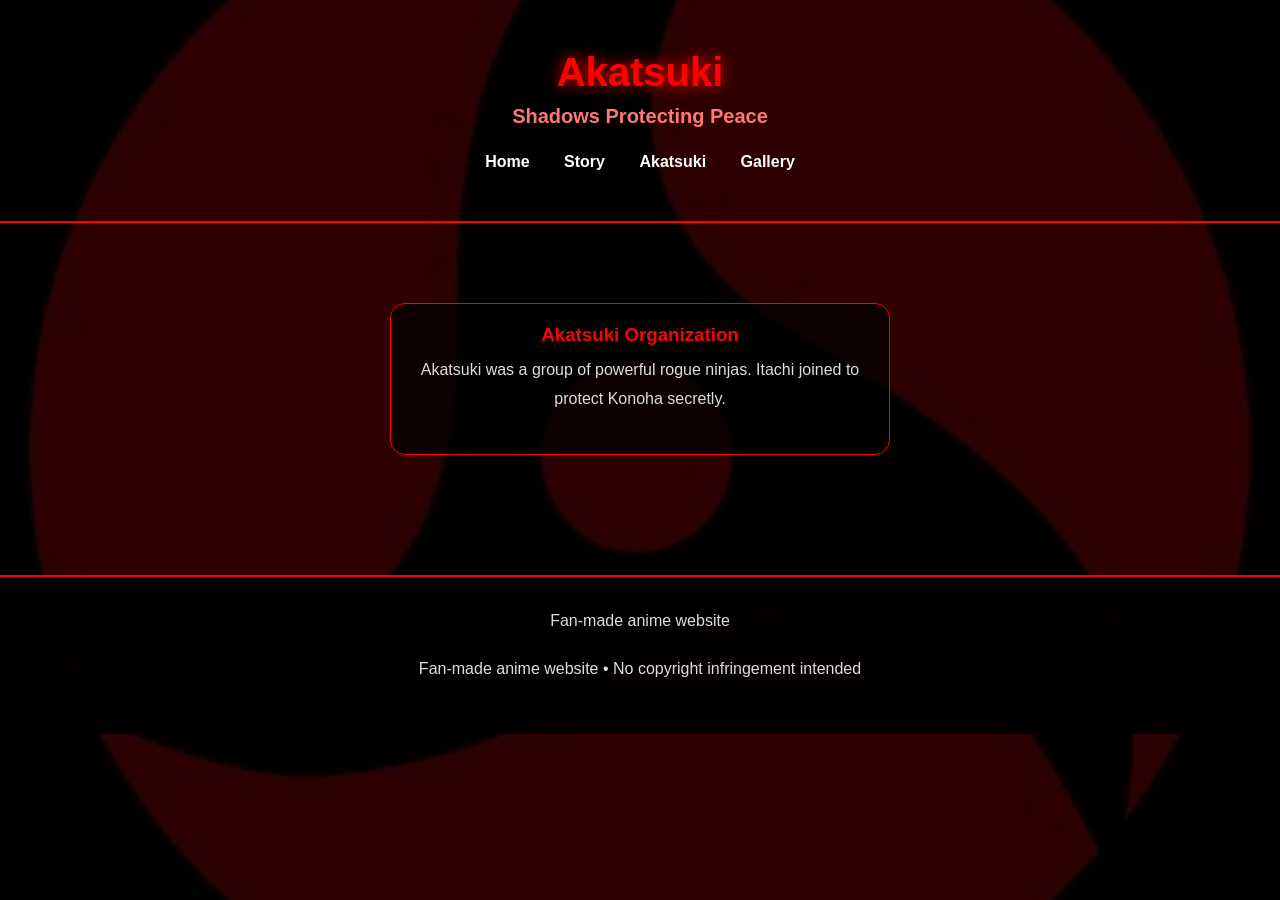
<file: akatsuki.html>
<!DOCTYPE html>
<html lang="en">
    <head>
        <meta charset="UTF-8">
        <title>Akatsuki Organization | Naruto Anime</title>
        <meta name="description" content="Information about the Akatsuki organization in Naruto anime.">
        <meta name="viewport" content="width=device-width, initial-scale=1.0">
        <link rel="stylesheet" href="style1.css">
    </head>

    <body>
    <div class="overlay">

    <header>
        <h1>Akatsuki</h1>
        <h2>Shadows Protecting Peace</h2>

        <nav>
            <a href="index.html">Home</a>
            <a href="story.html">Story</a>
            <a href="akatsuki.html">Akatsuki</a>
            <a href="gallery.html">Gallery</a>
        </nav>
        <!-- OpenGraph -->
        <meta property="og:title" content="Itachi Uchiha | Naruto Anime Fan Website">
        <meta property="og:description" content="Discover the tragic story of Itachi Uchiha. Anime fan-made website inspired by Naruto.">
        <meta property="og:image" content="https://your-site-url.com/itachi.jpg">
        <meta property="og:url" content="https://your-site-url.com">
        <meta property="og:type" content="website">

        <!-- Twitter Card -->
        <meta name="twitter:card" content="summary_large_image">
        <meta name="twitter:title" content="Itachi Uchiha | Naruto Anime">
        <meta name="twitter:description" content="Fan-made anime website dedicated to Itachi Uchiha.">
        <meta name="twitter:image" content="https://your-site-url.com/itachi.jpg">
    </header>

    <main>
        <div class="anime-card">
            <h3>Akatsuki Organization</h3>
            <p>
                Akatsuki was a group of powerful rogue ninjas.
                Itachi joined to protect Konoha secretly.
            </p>
        </div>
    </main>

    <footer>
        <p>Fan-made anime website</p>
        <p>Fan-made anime website • No copyright infringement intended</p>
    </footer>

    </div>
    </body>
</html>
</file>
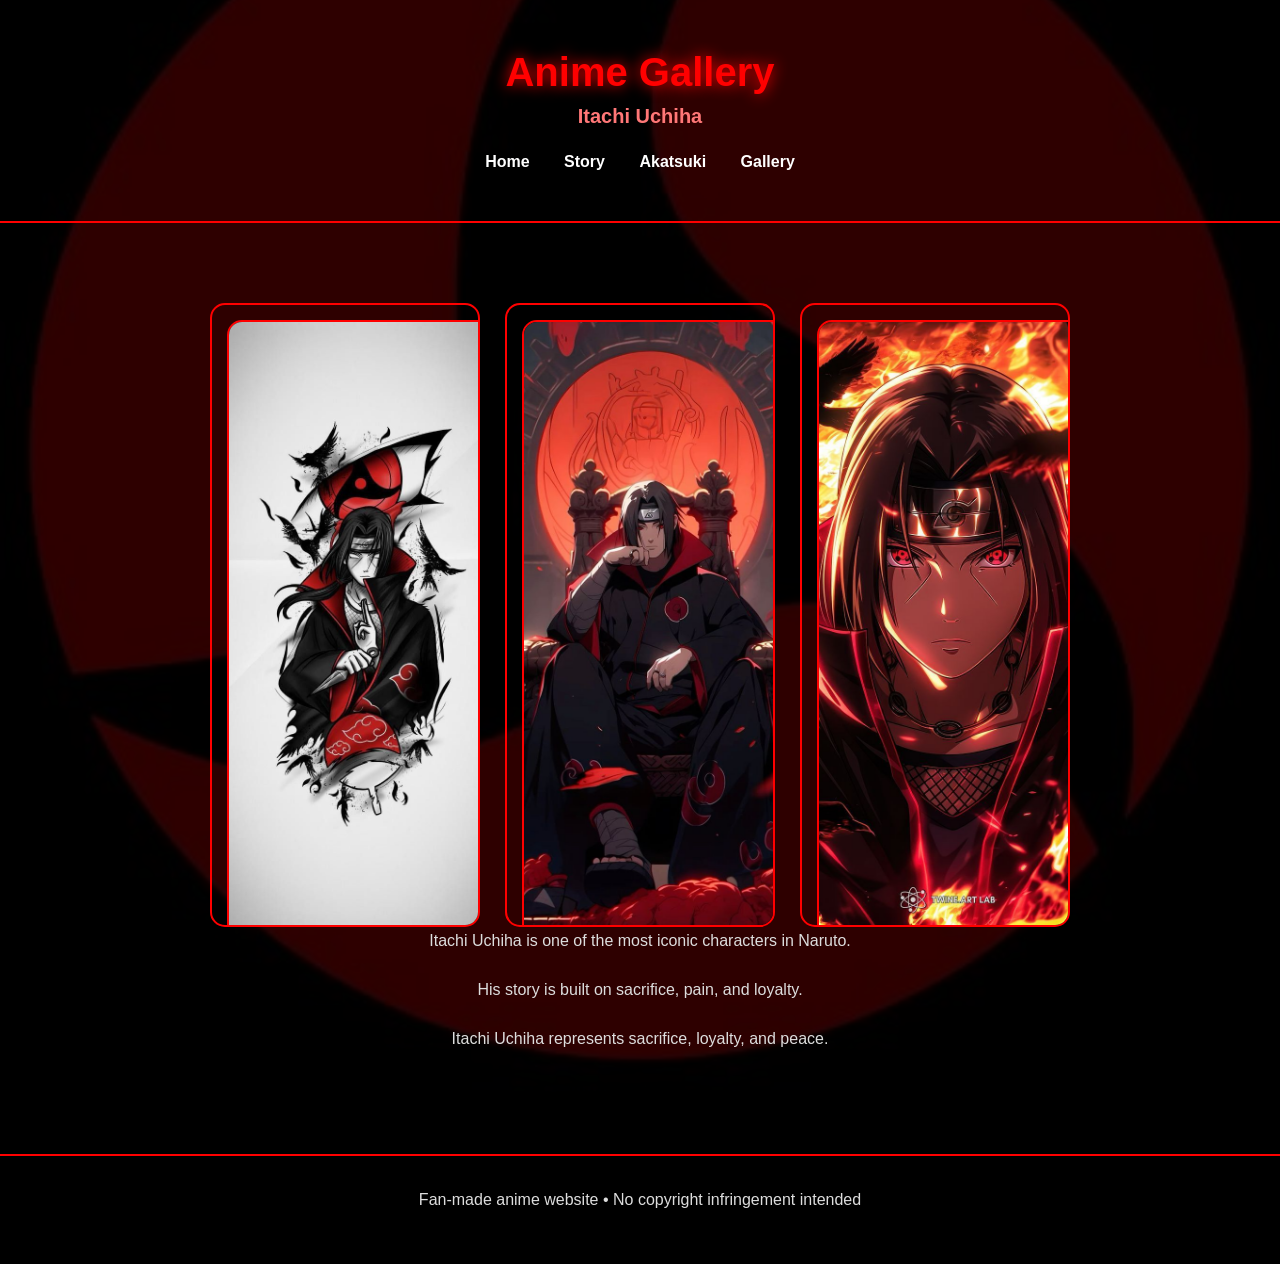
<file: gallery.html>
<!DOCTYPE html>
<html lang="en">
    <head>
        <meta charset="UTF-8">

        <title>Anime Gallery | Itachi Uchiha</title>
        <meta name="description" content="Anime gallery of Itachi Uchiha from Naruto.">
        <meta name="viewport" content="width=device-width, initial-scale=1.0">

        <!-- OpenGraph -->
        <meta property="og:title" content="Itachi Uchiha | Naruto Anime Fan Website">
        <meta property="og:description" content="Discover the tragic story of Itachi Uchiha. Anime fan-made website inspired by Naruto.">
        <meta property="og:image" content="https://your-site-url.com/itachi.jpg">
        <meta property="og:url" content="https://your-site-url.com/gallery.html">
        <meta property="og:type" content="website">

        <!-- Twitter Card -->
        <meta name="twitter:card" content="summary_large_image">
        <meta name="twitter:title" content="Itachi Uchiha | Naruto Anime">
        <meta name="twitter:description" content="Fan-made anime website dedicated to Itachi Uchiha.">
        <meta name="twitter:image" content="https://your-site-url.com/itachi.jpg">

        <link rel="stylesheet" href="style1.css">
    </head>

    <body>
    <div class="overlay">

    <header>
        <h1>Anime Gallery</h1>
        <h2>Itachi Uchiha</h2>

        <nav>
            <a href="index.html">Home</a>
            <a href="story.html">Story</a>
            <a href="akatsuki.html">Akatsuki</a>
            <a href="gallery.html">Gallery</a>
        </nav>
    </header>

    <main>

        <!-- Gallery Grid -->
        <section class="gallery-grid scroll-reveal">
            <div class="gallery-item">
                <img src="Itachi-Uchiha1.jpg" alt="Itachi Uchiha Anime" onclick="openLightbox(this.src)">
            </div>

            <div class="gallery-item">
                <img src="Itachi-Uchiha2.jpg" alt="Itachi Uchiha Sharingan" onclick="openLightbox(this.src)">
            </div>

            <div class="gallery-item">
                <img src="itachi.jpg" alt="Itachi Uchiha Akatsuki" onclick="openLightbox(this.src)">
            </div>
        </section>

        <!-- Text Animations -->
        <section>
            <p class="reveal">
                Itachi Uchiha is one of the most iconic characters in Naruto.
            </p>

            <p class="reveal" style="animation-delay:0.3s;">
                His story is built on sacrifice, pain, and loyalty.
            </p>

            <p class="scroll-reveal">
                Itachi Uchiha represents sacrifice, loyalty, and peace.
            </p>
        </section>

    </main>

    <!-- Lightbox -->
    <div id="lightbox" onclick="closeLightbox()">
        <img id="lightbox-img" alt="Lightbox Image">
    </div>

    <footer>
        <p>Fan-made anime website • No copyright infringement intended</p>
    </footer>

    </div>

    <script src="scripts.js"></script>
    </body>
</html>
</file>
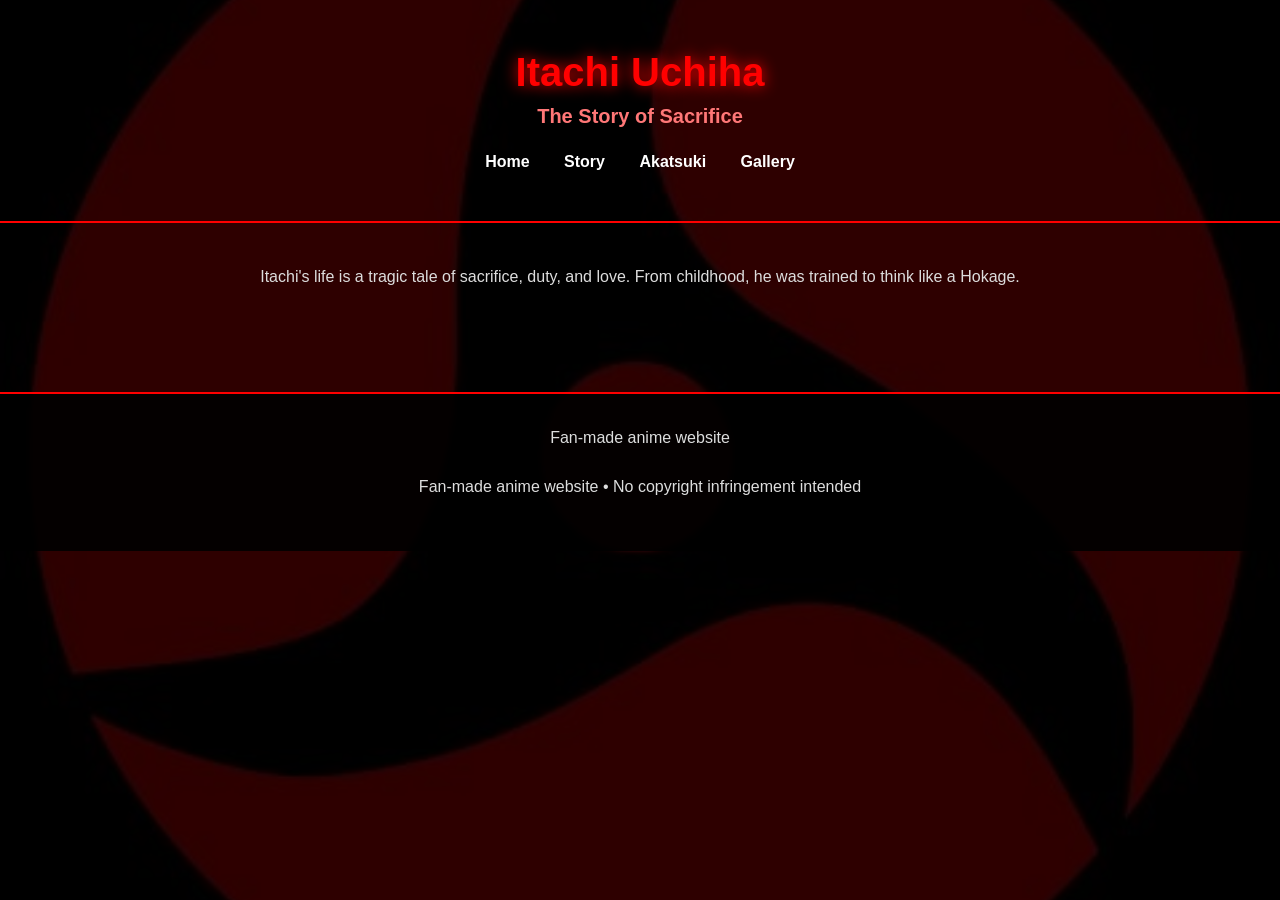
<file: story.html>
<!DOCTYPE html>
<html lang="en">
    <head>
        <meta charset="UTF-8">
        <title>Itachi Uchiha Story | Naruto Anime</title>
        <meta name="description" content="The tragic story of Itachi Uchiha from Naruto anime.">
        <meta name="viewport" content="width=device-width, initial-scale=1.0">
        <link rel="stylesheet" href="style1.css">
    </head>

    <body>
    <div class="overlay">

    <header>
        <h1>Itachi Uchiha</h1>
        <h2>The Story of Sacrifice</h2>

        <nav>
            <a href="index.html">Home</a>
            <a href="story.html">Story</a>
            <a href="akatsuki.html">Akatsuki</a>
            <a href="gallery.html">Gallery</a>
        </nav>
        <!-- OpenGraph -->
        <meta property="og:title" content="Itachi Uchiha | Naruto Anime Fan Website">
        <meta property="og:description" content="Discover the tragic story of Itachi Uchiha. Anime fan-made website inspired by Naruto.">
        <meta property="og:image" content="https://your-site-url.com/itachi.jpg">
        <meta property="og:url" content="https://your-site-url.com">
        <meta property="og:type" content="website">

        <!-- Twitter Card -->
        <meta name="twitter:card" content="summary_large_image">
        <meta name="twitter:title" content="Itachi Uchiha | Naruto Anime">
        <meta name="twitter:description" content="Fan-made anime website dedicated to Itachi Uchiha.">
        <meta name="twitter:image" content="https://your-site-url.com/itachi.jpg">
    </header>

    <main>
        <p>
            Itachi's life is a tragic tale of sacrifice, duty, and love.
            From childhood, he was trained to think like a Hokage.
        </p>
    </main>

    <footer>
        <p>Fan-made anime website</p>
        <p>Fan-made anime website • No copyright infringement intended</p>
    </footer>

    </div>
    </body>
</html>
</file>
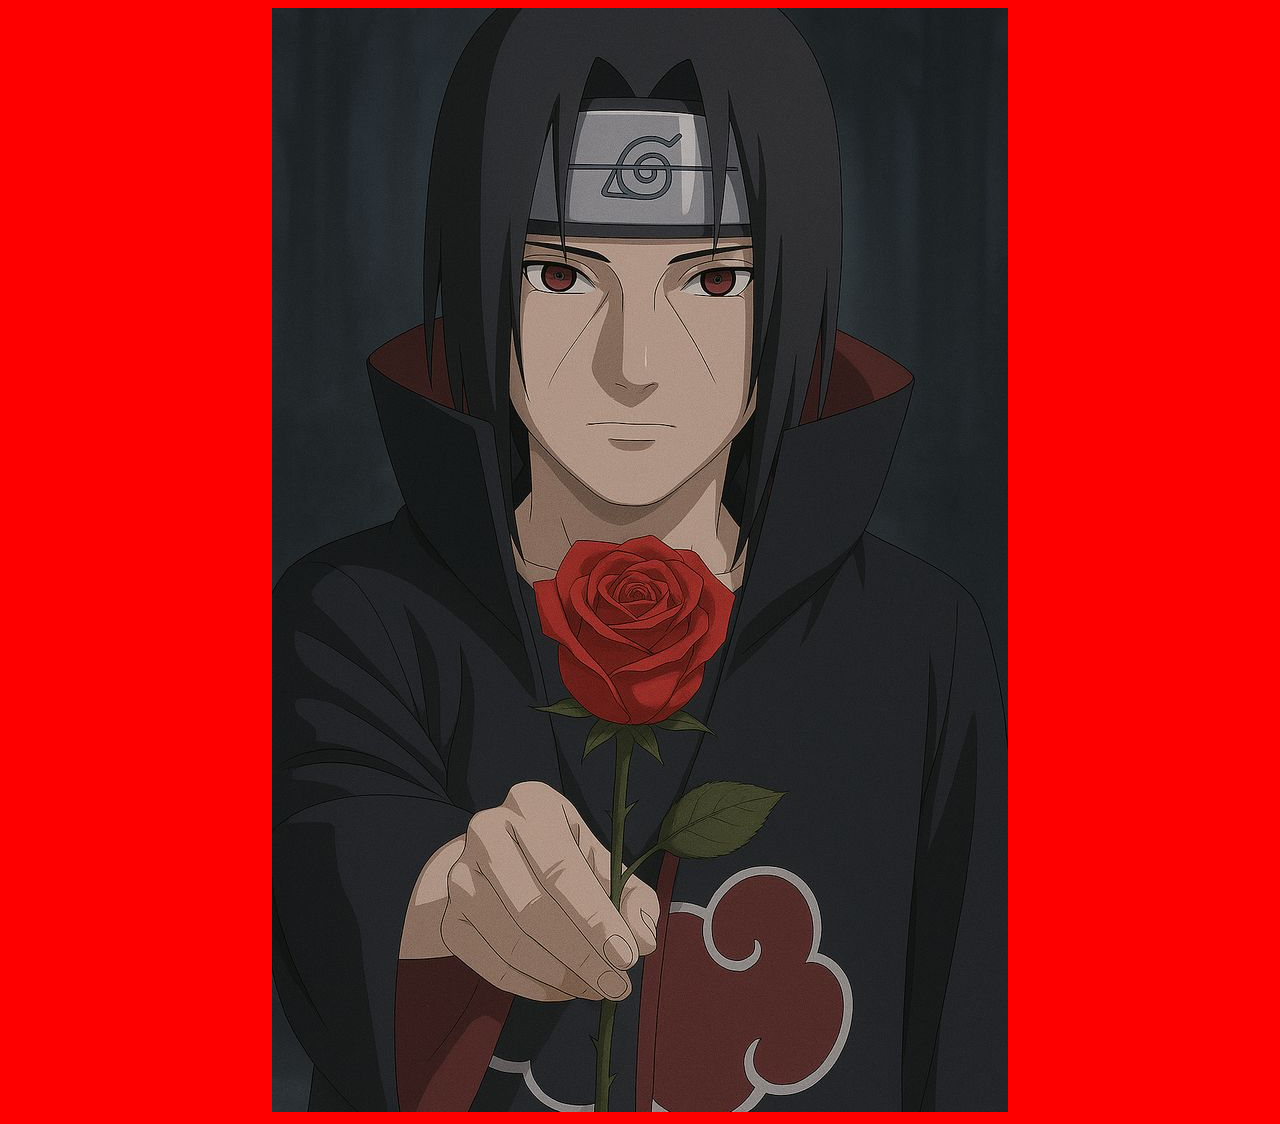
<file: test2.html>
<!DOCTYPE html>
  <html>
    <head>
        <meta charset="UTF-8">
        <meta name="viewport" content="width=device-width, initial-scale=1.0">
        <title>Document</title>
        <title>the-gift-Rose.jpg</title>
        <body bgcolor="red"></body>
    </head>
    <body>
        <center>
        <img src="the-gift-Rose.jpg">
        </center>
    </body>
  </html>
</file>
<file: style1.css>
/* =========================
   RESET
========================= */
* {
    margin: 0;
    padding: 0;
    box-sizing: border-box;
}

/* =========================
   BODY & BACKGROUND
========================= */
body {
    font-family: 'Segoe UI', Tahoma, sans-serif;
    background: url("itachi-eye.jpg") no-repeat center center fixed;
    background-size: cover;
    color: #ffffff;
}

/* OVERLAY */
.overlay {
    background: rgba(0, 0, 0, 0.82);
    min-height: 100vh;
}

/* =========================
   LOADER
========================= */
#loader {
    position: fixed;
    inset: 0;
    background: black;
    display: flex;
    flex-direction: column;
    justify-content: center;
    align-items: center;
    color: red;
    z-index: 9999;
}

.spinner {
    width: 80px;
    height: 80px;
    border: 4px solid red;
    border-top: 4px solid transparent;
    border-radius: 50%;
    animation: spin 1s linear infinite;
    margin-bottom: 15px;
}

@keyframes spin {
    to { transform: rotate(360deg); }
}

body.loaded #loader {
    display: none;
}

/* =========================
   HEADER
========================= */
header {
    text-align: center;
    padding: 50px 20px;
    border-bottom: 2px solid red;
}

header h1 {
    font-size: 40px;
    color: red;
    text-shadow: 0 0 15px red;
}

header h2 {
    margin-top: 10px;
    font-size: 20px;
    color: #ff7777;
}

/* =========================
   NAVIGATION
========================= */
nav {
    margin-top: 25px;
}

nav a {
    color: #ffffff;
    margin: 0 15px;
    text-decoration: none;
    font-weight: bold;
    transition: 0.3s;
}

nav a:hover {
    color: red;
    text-shadow: 0 0 10px red;
}

/* =========================
   MAIN CONTENT
========================= */
main {
    max-width: 900px;
    margin: auto;
    padding: 40px 20px;
    text-align: center;
}

/* TEXT */
p {
    font-size: 16px;
    line-height: 1.8;
    margin-bottom: 20px;
    color: #dddddd;
}

/* =========================
   IMAGES
========================= */
main img {
    width: 280px;
    margin: 15px;
    border-radius: 15px;
    border: 2px solid red;
}

/* =========================
   SHARINGAN ANIMATION
========================= */
@keyframes sharinganGlow {
    0% { box-shadow: 0 0 5px red; }
    50% { box-shadow: 0 0 30px red, 0 0 60px crimson; }
    100% { box-shadow: 0 0 5px red; }
}

.sharingan {
    animation: sharinganGlow 2.5s infinite;
    border-radius: 50%;
}

/* =========================
   BUTTON
========================= */
.btn-anime {
    display: inline-block;
    margin-top: 25px;
    padding: 12px 30px;
    border: 2px solid red;
    color: red;
    text-decoration: none;
    font-weight: bold;
    border-radius: 30px;
    transition: 0.4s;
}

.btn-anime:hover {
    background: red;
    color: black;
    box-shadow: 0 0 20px red;
}

/* =========================
   ANIME CARD (Akatsuki)
========================= */
.anime-card {
    max-width: 500px;
    margin: 40px auto;
    background: rgba(0,0,0,0.7);
    border: 1px solid red;
    padding: 20px;
    border-radius: 15px;
    transition: 0.4s;
    text-align: center;
}

.anime-card h3 {
    color: red;
    margin-bottom: 10px;
}

.anime-card:hover {
    transform: scale(1.05);
    box-shadow: 0 0 25px red;
}

/* =========================
   FOOTER
========================= */
footer {
    margin-top: 40px;
    text-align: center;
    padding: 30px 15px;
    border-top: 2px solid red;
    font-size: 14px;
    color: #aaaaaa;
    background: rgba(0, 0, 0, 0.9);
}

/* =========================
   RESPONSIVE (MOBILE)
========================= */
@media (max-width: 768px) {
    header h1 {
        font-size: 28px;
    }

    header h2 {
        font-size: 16px;
    }

    nav a {
        display: inline-block;
        margin: 10px;
    }

    main img {
        width: 220px;
    }
}
/* =========================
   GALLERY GRID
========================= */
.gallery-grid {
    display: grid;
    grid-template-columns: repeat(auto-fit, minmax(220px, 1fr));
    gap: 25px;
    margin-top: 40px;
}

.gallery-item {
    position: relative;
    overflow: hidden;
    border-radius: 15px;
    border: 2px solid red;
    transition: 0.4s;
}

.gallery-item img {
    width: 100%;
    height: 100%;
    object-fit: cover;
    transition: 0.4s;
}

.gallery-item:hover img {
    transform: scale(1.1);
}

.gallery-item:hover {
    box-shadow: 0 0 25px red;
}
/* =========================
   TEXT ANIMATION
========================= */
.reveal {
    opacity: 0;
    transform: translateY(30px);
    animation: revealText 1s ease forwards;
}

@keyframes revealText {
    to {
        opacity: 1;
        transform: translateY(0);
    }
}
/* =========================
   LIGHTBOX
========================= */
#lightbox {
    position: fixed;
    inset: 0;
    background: rgba(0,0,0,0.9);
    display: none;
    justify-content: center;
    align-items: center;
    z-index: 9999;
}

#lightbox img {
    max-width: 90%;
    max-height: 90%;
    border: 3px solid red;
    box-shadow: 0 0 40px red;
    border-radius: 15px;
}
/* =========================
   SCROLL ANIMATION
========================= */
.scroll-reveal {
    opacity: 0;
    transform: translateY(40px);
    transition: 1s ease;
}

.scroll-reveal.active {
    opacity: 1;
    transform: translateY(0);
}
</file>
